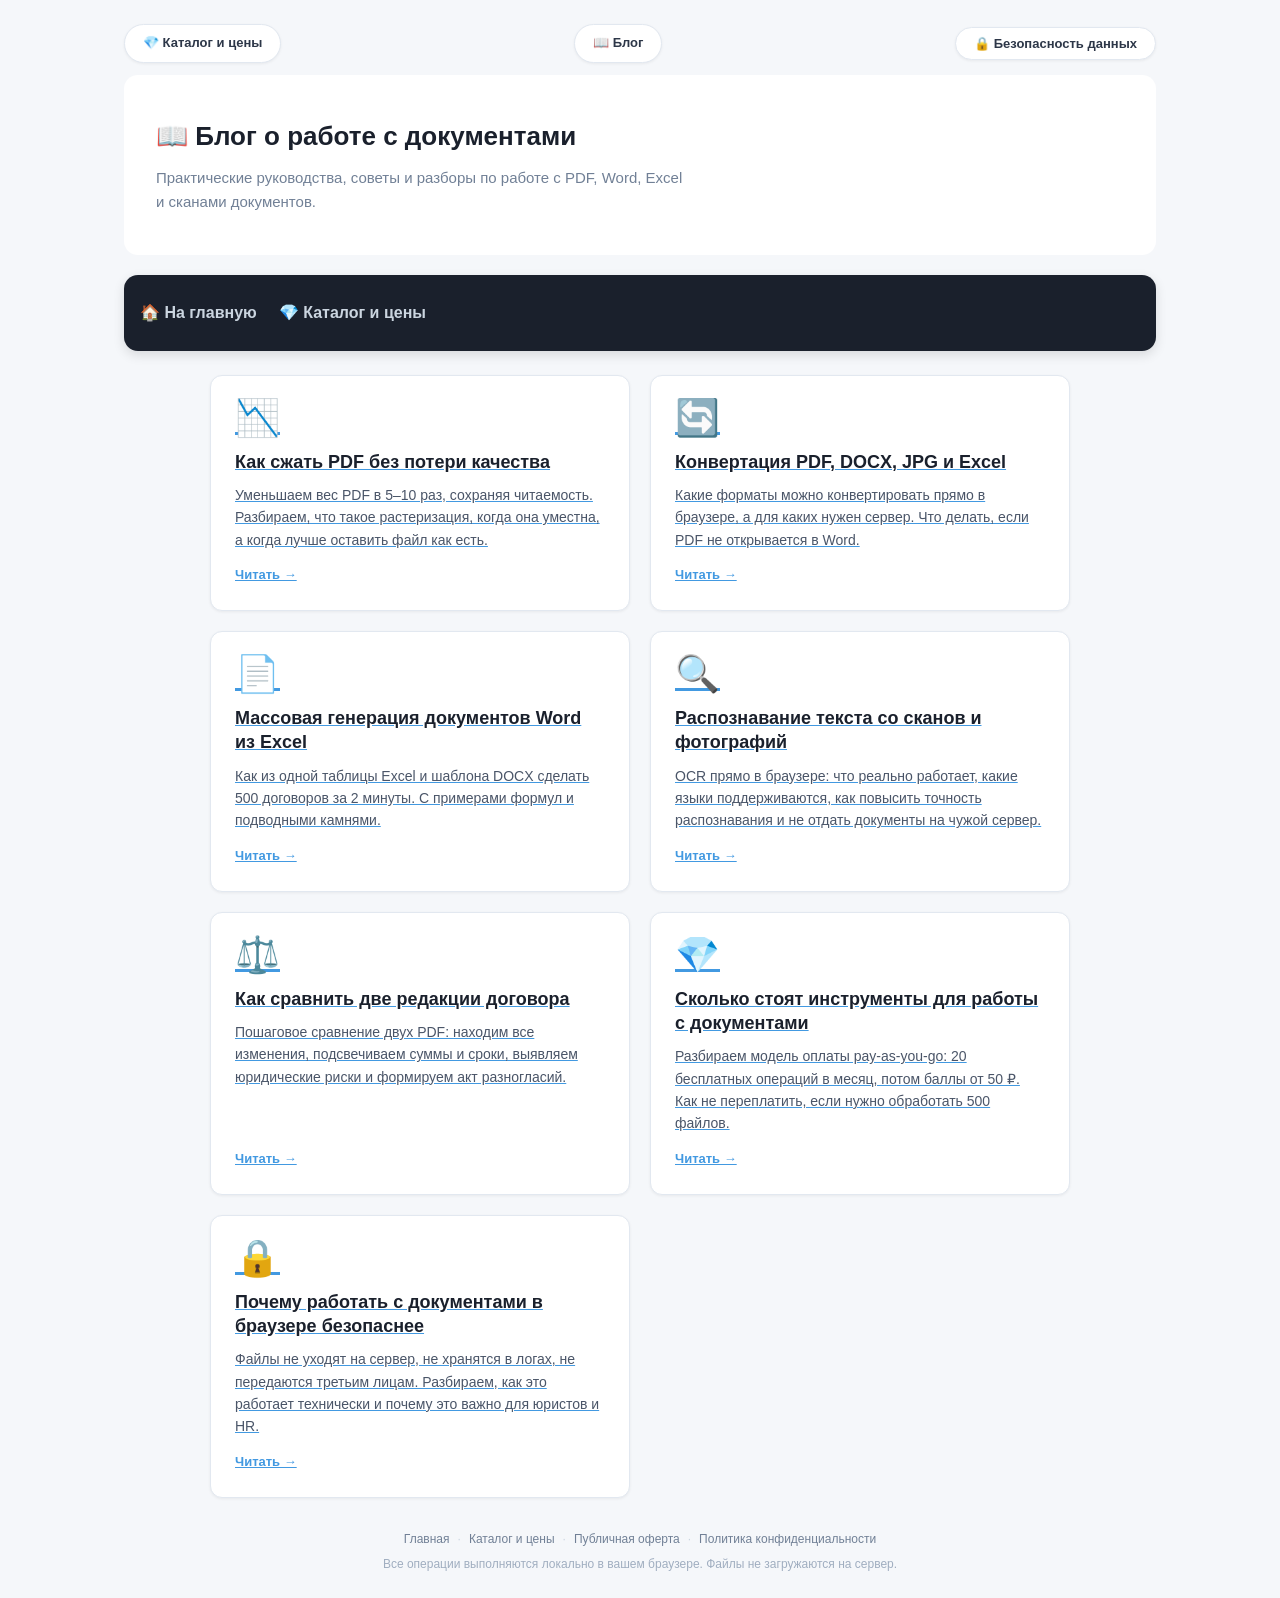
<file: blog.html>
<!DOCTYPE html>
<html lang="ru">
<head>
    <meta charset="UTF-8">
    <meta name="viewport" content="width=device-width, initial-scale=1.0">
    <title>Блог о работе с документами — list2doc.ru</title>
    <meta name="description" content="Статьи о сжатии PDF, конвертации форматов, генерации документов из Excel, распознавании текста и сравнении договоров. Практические руководства и советы.">
    <meta name="keywords" content="работа с PDF, сжатие PDF, конвертация документов, OCR распознавание, сравнение договоров, генерация документов">
    <link rel="icon" href="data:,">
    <script src="js/pricing.config.js"></script>
    <link rel="stylesheet" href="css/styles.css">
    <link rel="canonical" href="https://list2doc.ru/blog.html">
</head>
<body>

    <div class="top-bar">
        <a class="top-bar-btn" href="catalog.html">💎 Каталог и цены</a>
        <a class="top-bar-btn" href="blog.html">📖 Блог</a>
        <button class="top-bar-btn" id="securityBtn" type="button" title="Как мы защищаем ваши данные">
            🔒 Безопасность данных
        </button>
    </div>

    <header class="site-header doc-header">
        <h1>📖 Блог о работе с документами</h1>
        <p class="subtitle">Практические руководства, советы и разборы по работе с PDF, Word, Excel и сканами документов.</p>
    </header>

    <nav class="main-nav" role="tablist">
        <a class="main-nav-btn" href="index.html">🏠 На главную</a>
        <a class="main-nav-btn" href="catalog.html">💎 Каталог и цены</a>
    </nav>

    <section class="page active">
        <div class="doc-page">

            <div class="blog-grid">

                <a class="blog-card" href="blog/szhatie-pdf.html">
                    <div class="blog-card-emoji">📉</div>
                    <h2 class="blog-card-title">Как сжать PDF без потери качества</h2>
                    <p class="blog-card-desc">Уменьшаем вес PDF в 5–10 раз, сохраняя читаемость. Разбираем, что такое растеризация, когда она уместна, а когда лучше оставить файл как есть.</p>
                    <span class="blog-card-more">Читать →</span>
                </a>

                <a class="blog-card" href="blog/konverter-formatov.html">
                    <div class="blog-card-emoji">🔄</div>
                    <h2 class="blog-card-title">Конвертация PDF, DOCX, JPG и Excel</h2>
                    <p class="blog-card-desc">Какие форматы можно конвертировать прямо в браузере, а для каких нужен сервер. Что делать, если PDF не открывается в Word.</p>
                    <span class="blog-card-more">Читать →</span>
                </a>

                <a class="blog-card" href="blog/generator-dokumentov.html">
                    <div class="blog-card-emoji">📄</div>
                    <h2 class="blog-card-title">Массовая генерация документов Word из Excel</h2>
                    <p class="blog-card-desc">Как из одной таблицы Excel и шаблона DOCX сделать 500 договоров за 2 минуты. С примерами формул и подводными камнями.</p>
                    <span class="blog-card-more">Читать →</span>
                </a>

                <a class="blog-card" href="blog/raspoznavanie-teksta.html">
                    <div class="blog-card-emoji">🔍</div>
                    <h2 class="blog-card-title">Распознавание текста со сканов и фотографий</h2>
                    <p class="blog-card-desc">OCR прямо в браузере: что реально работает, какие языки поддерживаются, как повысить точность распознавания и не отдать документы на чужой сервер.</p>
                    <span class="blog-card-more">Читать →</span>
                </a>

                <a class="blog-card" href="blog/sravnenie-dogovorov.html">
                    <div class="blog-card-emoji">⚖️</div>
                    <h2 class="blog-card-title">Как сравнить две редакции договора</h2>
                    <p class="blog-card-desc">Пошаговое сравнение двух PDF: находим все изменения, подсвечиваем суммы и сроки, выявляем юридические риски и формируем акт разногласий.</p>
                    <span class="blog-card-more">Читать →</span>
                </a>

                <a class="blog-card" href="blog/katalog-i-ceny.html">
                    <div class="blog-card-emoji">💎</div>
                    <h2 class="blog-card-title">Сколько стоят инструменты для работы с документами</h2>
                    <p class="blog-card-desc">Разбираем модель оплаты pay-as-you-go: 20 бесплатных операций в месяц, потом баллы от 50 ₽. Как не переплатить, если нужно обработать 500 файлов.</p>
                    <span class="blog-card-more">Читать →</span>
                </a>

                <a class="blog-card" href="blog/bezopasnost-dannyh.html">
                    <div class="blog-card-emoji">🔒</div>
                    <h2 class="blog-card-title">Почему работать с документами в браузере безопаснее</h2>
                    <p class="blog-card-desc">Файлы не уходят на сервер, не хранятся в логах, не передаются третьим лицам. Разбираем, как это работает технически и почему это важно для юристов и HR.</p>
                    <span class="blog-card-more">Читать →</span>
                </a>

            </div>

        </div>
    </section>

    <div class="footer">
        <div class="footer-links">
            <a href="index.html">Главная</a>
            <span class="footer-sep">·</span>
            <a href="catalog.html">Каталог и цены</a>
            <span class="footer-sep">·</span>
            <a href="offer.html">Публичная оферта</a>
            <span class="footer-sep">·</span>
            <a href="privacy.html">Политика конфиденциальности</a>
        </div>
        <div class="footer-text">
            Все операции выполняются локально в вашем браузере. Файлы не загружаются на сервер.
        </div>
    </div>

    <div class="modal-overlay" id="securityModal" aria-hidden="true">
        <div class="modal-window" role="dialog" aria-labelledby="securityModalTitle">
            <div class="modal-header">
                <h2 id="securityModalTitle">🔒 Безопасность данных</h2>
                <button class="modal-close" id="securityModalClose" title="Закрыть">✕</button>
            </div>
            <div class="modal-body">
                <p class="modal-intro">Все инструменты работают прямо в вашем браузере. Ваши файлы никуда не отправляются и остаются только на вашем устройстве.</p>
                <div class="modal-section">
                    <h3>📁 Файлы не покидают ваш компьютер</h3>
                    <ul class="check-list">
                        <li>Документы обрабатываются прямо в браузере.</li>
                        <li>Ни один файл не отправляется на сервер.</li>
                    </ul>
                </div>
                <div class="modal-section">
                    <h3>🗄️ Никакого хранения и логов</h3>
                    <ul class="check-list">
                        <li>У сервиса нет базы данных с вашими документами.</li>
                        <li>Мы не ведём журнал того, что вы загружали.</li>
                    </ul>
                </div>
            </div>
        </div>
    </div>

    <script>
        (function () {
            'use strict';
            var btn = document.getElementById('securityBtn');
            var modal = document.getElementById('securityModal');
            var closeBtn = document.getElementById('securityModalClose');
            if (!btn || !modal) return;
            function openModal() {
                modal.classList.add('visible');
                modal.setAttribute('aria-hidden', 'false');
                document.body.style.overflow = 'hidden';
            }
            function closeModal() {
                modal.classList.remove('visible');
                modal.setAttribute('aria-hidden', 'true');
                document.body.style.overflow = '';
            }
            btn.addEventListener('click', openModal);
            if (closeBtn) closeBtn.addEventListener('click', closeModal);
            modal.addEventListener('click', function (e) { if (e.target === modal) closeModal(); });
            document.addEventListener('keydown', function (e) {
                if (e.key === 'Escape' && modal.classList.contains('visible')) closeModal();
            });
        })();
    </script>

</body>
</html>
</file>
<file: css/styles.css>
﻿:root {
    --bg-shapka: url('../Image/Shapka.png');
    --bg-szat-sh1: url('../Image/szat_sh1.png');
    --bg-szat-sh2: url('../Image/szat_sh2.png');
    --bg-convert-sh2: url('../Image/convert_sh2.png');
    --bg-gen-sh1: url('../Image/gen_sh1.png');
    --bg-gen-sh2: url('../Image/gen_sh2.png');
}

* {
    box-sizing: border-box;
    margin: 0;
    padding: 0;
}

body {
    font-family: -apple-system, BlinkMacSystemFont, 'Segoe UI', Roboto, sans-serif;
    background: #f5f7fa;
    color: #2d3748;
    line-height: 1.6;
    padding: 24px;
    max-width: 1080px;
    margin: 0 auto;
}

.loading-overlay {
    position: fixed;
    inset: 0;
    background: rgba(26,32,44,0.7);
    display: none;
    align-items: center;
    justify-content: center;
    z-index: 2000;
    backdrop-filter: blur(2px);
}

    .loading-overlay.visible {
        display: flex;
    }

.loading-box {
    background: #fff;
    border-radius: 14px;
    padding: 28px 36px;
    box-shadow: 0 20px 60px rgba(0,0,0,0.3);
    display: flex;
    flex-direction: column;
    align-items: center;
    gap: 16px;
    min-width: 240px;
}

.loading-spinner {
    width: 40px;
    height: 40px;
    border: 4px solid #e2e8f0;
    border-top-color: #4299e1;
    border-radius: 50%;
    animation: spin 0.8s linear infinite;
}

.loading-text {
    font-size: 14px;
    color: #4a5568;
    font-weight: 600;
    text-align: center;
}

.site-header {
    position: relative;
    background-color: #ffffff;
    background-image: var(--bg-shapka);
    background-repeat: no-repeat;
    background-position: right center;
    background-size: contain;
    border-radius: 14px;
    padding: 32px 28px;
    margin-bottom: 20px;
    min-height: 320px;
    display: flex;
    flex-direction: column;
    justify-content: center;
    overflow: hidden;
}

h1 {
    font-size: 26px;
    margin-bottom: 8px;
    color: #1a202c;
}

.subtitle {
    color: #718096;
    font-size: 15px;
    max-width: 55%;
}

.credits-balance {
    display: inline-flex;
    gap: 16px;
    margin-top: 16px;
    padding: 8px 16px;
    background: rgba(255,255,255,0.92);
    border: 1px solid #e2e8f0;
    border-radius: 999px;
    font-size: 14px;
    font-weight: 600;
    color: #2d3748;
    width: fit-content;
    transition: all 0.15s;
    box-shadow: 0 1px 3px rgba(0,0,0,0.06);
    cursor: pointer;
    position: relative;
    z-index: 2;
}

    .credits-balance:hover {
        border-color: #4299e1;
        box-shadow: 0 2px 8px rgba(66,153,225,0.25);
    }

.credits-item {
    white-space: nowrap;
}

/* ===== Верхний бар над шапкой ===== */
.top-bar {
    display: flex;
    justify-content: space-between;
    align-items: center;
    gap: 10px;
    margin-bottom: 12px;
    flex-wrap: wrap;
}

.top-bar-btn {
    text-decoration: none;
}

.top-bar-btn {
    display: inline-flex;
    align-items: center;
    gap: 8px;
    padding: 8px 18px;
    background: #fff;
    border: 1px solid #e2e8f0;
    border-radius: 999px;
    font-size: 13px;
    font-weight: 600;
    color: #2d3748;
    cursor: pointer;
    font-family: inherit;
    transition: all 0.15s;
    box-shadow: 0 1px 3px rgba(0,0,0,0.06);
}

.top-bar-btn:hover {
    border-color: #4299e1;
    color: #2b6cb0;
    box-shadow: 0 2px 8px rgba(66,153,225,0.22);
}

.main-nav {
    display: flex;
    gap: 6px;
    background: #1a202c;
    padding: 8px;
    border-radius: 14px;
    margin-bottom: 24px;
    overflow-x: auto;
    align-items: stretch;
    position: sticky;
    top: 0;
    z-index: 100;
    box-shadow: 0 4px 12px rgba(0,0,0,0.12);
    flex-wrap: nowrap;
    scrollbar-width: thin;
}

.main-nav-btn {
    flex: 1 1 0;
    min-width: 0;
    padding: 14px 8px;
    border: none;
    background: transparent;
    color: #cbd5e0;
    font-size: 16px;
    line-height: 1.25;
    font-weight: 600;
    cursor: pointer;
    border-radius: 10px;
    transition: all 0.2s;
    white-space: normal;
    word-break: normal;
    overflow-wrap: break-word;
    text-align: center;
    font-family: inherit;
    display: flex;
    align-items: center;
    justify-content: center;
    min-height: 60px;
}

    /* Первая вкладка — шире */
    .main-nav-btn[data-page="compress"] {
        flex: 1.6 1 0;
    }

    /* Конвертер и Генератор — компактнее */
    .main-nav-btn[data-page="converter"],
    .main-nav-btn[data-page="generator"] {
        flex: 0.8 1 0;
    }

    .main-nav-btn:hover {
        color: #fff;
        background: rgba(255,255,255,0.08);
    }

    .main-nav-btn.active {
        background: #4299e1;
        color: #fff;
    }

a.main-nav-btn, .nav-link-btn {
    display: inline-flex;
    align-items: center;
    justify-content: center;
    text-decoration: none;
    flex: 0 0 auto;
}

.nav-link-btn {
    background: rgba(237,137,54,0.15);
    color: #ed8936;
}

    .nav-link-btn:hover {
        color: #fff;
        background: #ed8936;
    }

.page {
    display: none;
}

    .page.active {
        display: block;
    }

.generator-topbar {
    display: flex;
    justify-content: flex-start;
    margin-bottom: 24px;
}

.tab-btn {
    padding: 10px 20px;
    border: none;
    background: #fff;
    color: #4a5568;
    font-size: 14px;
    font-weight: 600;
    cursor: pointer;
    border-radius: 10px;
    border: 1px solid #e2e8f0;
    box-shadow: 0 1px 3px rgba(0,0,0,0.08);
    transition: all 0.2s;
    white-space: nowrap;
    font-family: inherit;
}

    .tab-btn:hover {
        color: #2b6cb0;
        background: #ebf8ff;
        border-color: #bee3f8;
    }

.step {
    background: #fff;
    border-radius: 12px;
    padding: 24px;
    margin-bottom: 20px;
    box-shadow: 0 1px 3px rgba(0,0,0,0.08);
    border: 1px solid #e2e8f0;
    opacity: 0.5;
    transition: opacity 0.3s;
}

    .step.active {
        opacity: 1;
        border-color: #4299e1;
        box-shadow: 0 0 0 1px #4299e1, 0 4px 12px rgba(66,153,225,0.15);
    }

    .step.done {
        opacity: 1;
        border-color: #48bb78;
    }

    .step:not(.active):not(.done) {
        pointer-events: none;
        user-select: none;
    }

.step-header {
    display: flex;
    align-items: center;
    gap: 12px;
    margin-bottom: 16px;
}

.step-number {
    width: 32px;
    height: 32px;
    border-radius: 50%;
    background: #e2e8f0;
    color: #718096;
    display: flex;
    align-items: center;
    justify-content: center;
    font-weight: 700;
    font-size: 14px;
    flex-shrink: 0;
}

.step.active .step-number {
    background: #4299e1;
    color: #fff;
}

.step.done .step-number {
    background: #48bb78;
    color: #fff;
}

.step-title {
    font-size: 17px;
    font-weight: 600;
}

.step-desc {
    font-size: 13px;
    color: #718096;
    margin-top: 2px;
}

.drop-zone {
    border: 2px dashed #cbd5e0;
    border-radius: 8px;
    padding: 32px;
    text-align: center;
    cursor: pointer;
    transition: all 0.2s;
    background: #f7fafc;
}

    .drop-zone:hover {
        border-color: #4299e1;
        background: #ebf8ff;
    }

    .drop-zone.has-file {
        border-color: #48bb78;
        background: #f0fff4;
        border-style: solid;
    }

    .drop-zone input[type="file"] {
        display: none;
    }

.drop-zone-icon {
    color: rgba(66,153,225,0.45);
    margin-bottom: 14px;
    line-height: 0;
    display: flex;
    justify-content: center;
    transition: color 0.2s, opacity 0.2s;
}

    .drop-zone-icon svg {
        width: 96px;
        height: 72px;
        display: block;
    }

.drop-zone.has-file .drop-zone-icon {
    display: none;
}

.drop-zone.dragover {
    border-color: #ed8936;
    background: #fffaf0;
    box-shadow: 0 0 0 3px rgba(237,137,54,0.25);
}

    .drop-zone.dragover .drop-zone-icon {
        color: #ed8936;
        opacity: 1;
    }

    .drop-zone.dragover .drop-zone-text {
        color: #c05621;
    }

        .drop-zone.dragover .drop-zone-text strong {
            color: #dd6b20;
            text-decoration: underline;
        }

.drop-zone-text {
    font-size: 14px;
    color: #4a5568;
}

    .drop-zone-text strong {
        color: #4299e1;
    }

.file-info {
    margin-top: 12px;
    font-size: 13px;
    color: #48bb78;
    font-weight: 500;
}

.tags-container {
    margin-top: 16px;
    display: none;
}

    .tags-container.visible {
        display: block;
    }

.tags-title {
    font-size: 14px;
    font-weight: 600;
    margin-bottom: 8px;
    color: #4a5568;
}

.tags-list {
    display: flex;
    flex-wrap: wrap;
    gap: 6px;
}

.tag {
    display: inline-block;
    padding: 4px 10px;
    border-radius: 6px;
    font-size: 13px;
    font-family: 'SF Mono', Monaco, monospace;
    background: #edf2f7;
    color: #2d3748;
    border: 1px solid #e2e8f0;
}

    .tag.matched {
        background: #c6f6d5;
        border-color: #9ae6b4;
        color: #22543d;
    }

    .tag.unmatched {
        background: #fed7d7;
        border-color: #feb2b2;
        color: #742a2a;
    }

.step-columns {
    display: grid;
    grid-template-columns: 1fr 1.2fr;
    gap: 24px;
    margin-top: 16px;
}

.step-col-left {
    display: flex;
    flex-direction: column;
}

    .step-col-left .actions {
        margin-top: 0;
    }

.step-col-right {
    border-left: 1px solid #e2e8f0;
    padding-left: 24px;
}

.col-title {
    font-size: 15px;
    font-weight: 600;
    color: #2d3748;
    margin-bottom: 12px;
}

.col-hint {
    font-size: 12px;
    color: #a0aec0;
    margin-bottom: 12px;
    line-height: 1.5;
}

.config-label {
    font-size: 12px;
    font-weight: 600;
    color: #4a5568;
    margin-bottom: 3px;
}

.config-empty {
    font-size: 13px;
    color: #a0aec0;
    font-style: italic;
    padding: 12px 0;
}

.filename-config {
    margin-bottom: 16px;
    padding: 16px;
    background: #f7fafc;
    border-radius: 8px;
    border: 1px solid #e2e8f0;
    display: none;
}

    .filename-config.visible {
        display: block;
    }

        .filename-config.visible ~ .config-empty {
            display: none;
        }

.tags-hint {
    font-weight: 400;
    font-size: 12px;
    color: #a0aec0;
}

.tag-toggles {
    display: flex;
    flex-wrap: wrap;
    gap: 8px;
    margin: 10px 0 14px;
}

.tag-toggle {
    padding: 6px 14px;
    border-radius: 999px;
    font-size: 13px;
    font-family: 'SF Mono', Monaco, monospace;
    background: #fff;
    color: #4a5568;
    border: 1.5px solid #cbd5e0;
    cursor: pointer;
    transition: all 0.15s;
    user-select: none;
}

    .tag-toggle:hover {
        border-color: #4299e1;
        color: #2b6cb0;
    }

    .tag-toggle.active {
        background: #4299e1;
        border-color: #4299e1;
        color: #fff;
    }

.separator-buttons {
    display: flex;
    gap: 8px;
    flex-wrap: wrap;
    margin-bottom: 14px;
}

.sep-btn {
    padding: 6px 14px;
    border-radius: 6px;
    font-size: 13px;
    background: #fff;
    color: #4a5568;
    border: 1.5px solid #cbd5e0;
    cursor: pointer;
    font-family: inherit;
    transition: all 0.15s;
    min-width: 40px;
}

    .sep-btn:hover {
        border-color: #4299e1;
        color: #2b6cb0;
    }

    .sep-btn.active {
        background: #4299e1;
        border-color: #4299e1;
        color: #fff;
    }

.filename-preview {
    font-size: 13px;
    color: #4a5568;
    font-family: 'SF Mono', Monaco, monospace;
    background: #fff;
    padding: 8px 12px;
    border-radius: 6px;
    border: 1px dashed #cbd5e0;
    word-break: break-all;
}

    .filename-preview strong {
        color: #2d3748;
        font-weight: 600;
    }

.btn {
    display: inline-flex;
    align-items: center;
    gap: 8px;
    padding: 10px 20px;
    border-radius: 8px;
    font-size: 15px;
    font-weight: 600;
    border: none;
    cursor: pointer;
    transition: all 0.2s;
    text-decoration: none;
    font-family: inherit;
}

    .btn:disabled {
        opacity: 0.4;
        cursor: not-allowed;
    }

.btn-success {
    background: #48bb78;
    color: #fff;
}

    .btn-success:hover:not(:disabled) {
        background: #38a169;
    }

.btn-secondary {
    background: #edf2f7;
    color: #4a5568;
}

    .btn-secondary:hover:not(:disabled) {
        background: #e2e8f0;
    }

.btn-small {
    padding: 6px 10px;
    font-size: 13px;
}

/* ===== Бейдж стоимости на кнопках ===== */
.cost-badge {
    display: inline-flex;
    align-items: center;
    gap: 4px;
    padding: 2px 8px;
    background: rgba(255,255,255,0.22);
    border-radius: 999px;
    font-size: 12px;
    font-weight: 700;
    margin-left: 6px;
    white-space: nowrap;
    vertical-align: middle;
}

.btn-success .cost-badge {
    color: #fff;
}

.btn-secondary .cost-badge {
    background: #fff;
    color: #2d3748;
    border: 1px solid #cbd5e0;
}

.cost-badge.free {
    background: #f0fff4;
    color: #22543d;
    border: 1px solid #9ae6b4;
}

.actions {
    margin-top: 16px;
    display: flex;
    gap: 10px;
    flex-wrap: wrap;
}

.error-msg {
    margin-top: 12px;
    padding: 10px 14px;
    background: #fff5f5;
    border: 1px solid #fed7d7;
    border-radius: 8px;
    color: #c53030;
    font-size: 13px;
    display: none;
    white-space: pre-line;
}

    .error-msg.visible {
        display: block;
    }

.success-msg {
    margin-top: 12px;
    padding: 10px 14px;
    background: #f0fff4;
    border: 1px solid #c6f6d5;
    border-radius: 8px;
    color: #22543d;
    font-size: 13px;
    display: none;
}

    .success-msg.visible {
        display: block;
    }

.progress-msg {
    margin-top: 12px;
    padding: 10px 14px;
    background: #ebf8ff;
    border: 1px solid #bee3f8;
    border-radius: 8px;
    color: #2b6cb0;
    font-size: 13px;
    display: none;
}

    .progress-msg.visible {
        display: block;
    }

.spinner {
    display: inline-block;
    width: 16px;
    height: 16px;
    border: 2px solid rgba(255,255,255,0.3);
    border-radius: 50%;
    border-top-color: #fff;
    animation: spin 0.8s linear infinite;
}

@keyframes spin {
    to {
        transform: rotate(360deg);
    }
}

.info-card {
    background: #fff;
    border-radius: 12px;
    padding: 28px;
    margin-bottom: 20px;
    box-shadow: 0 1px 3px rgba(0,0,0,0.08);
    border: 1px solid #e2e8f0;
}

    .info-card h2 {
        font-size: 20px;
        margin-bottom: 16px;
        color: #1a202c;
    }

    .info-card h3 {
        font-size: 16px;
        margin-top: 22px;
        margin-bottom: 10px;
        color: #2d3748;
    }

    .info-card p, .info-card li {
        font-size: 14px;
        color: #4a5568;
        line-height: 1.7;
    }

    .info-card ul, .info-card ol {
        margin-left: 22px;
        margin-top: 8px;
        margin-bottom: 8px;
    }

    .info-card li {
        margin-bottom: 6px;
    }

    .info-card code {
        background: #edf2f7;
        padding: 2px 6px;
        border-radius: 4px;
        font-size: 13px;
        font-family: 'SF Mono', Monaco, monospace;
        color: #2d3748;
    }

.check-list {
    list-style: none;
    margin-left: 0 !important;
}

    .check-list li {
        padding-left: 26px;
        position: relative;
        margin-bottom: 8px;
    }

        .check-list li::before {
            content: '✓';
            position: absolute;
            left: 0;
            top: 0;
            color: #48bb78;
            font-weight: 700;
        }

.cross-list {
    list-style: none;
    margin-left: 0 !important;
}

    .cross-list li {
        padding-left: 26px;
        position: relative;
        margin-bottom: 8px;
    }

        .cross-list li::before {
            content: '✕';
            position: absolute;
            left: 0;
            top: 0;
            color: #e53e3e;
            font-weight: 700;
        }

.how-block {
    margin-bottom: 24px;
    padding-bottom: 24px;
    border-bottom: 1px solid #e2e8f0;
}

    .how-block:last-child {
        margin-bottom: 0;
        padding-bottom: 0;
        border-bottom: none;
    }

.how-block-img {
    display: block;
    width: 100%;
    height: auto;
    margin-bottom: 16px;
    border-radius: 10px;
    border: 1px solid #e2e8f0;
}

.how-block-text h3 {
    font-size: 17px;
    font-weight: 700;
    color: #1a202c;
    margin-bottom: 10px;
}

.how-block-text p, .how-block-text li {
    font-size: 14px;
    color: #4a5568;
    line-height: 1.7;
}

.how-block-text ul, .how-block-text ol {
    margin-left: 22px;
    margin-top: 8px;
    margin-bottom: 0;
}

.how-block-text li {
    margin-bottom: 6px;
}

.how-block-text code {
    background: #edf2f7;
    padding: 2px 6px;
    border-radius: 4px;
    font-size: 13px;
    font-family: 'SF Mono', Monaco, monospace;
    color: #2d3748;
}

.pdf-workarea {
    display: none;
    margin-top: 20px;
}

    .pdf-workarea.visible {
        display: block;
    }

.pdf-tabs {
    display: flex;
    gap: 4px;
    background: #fff;
    padding: 6px;
    border-radius: 12px;
    border: 1px solid #e2e8f0;
    margin-bottom: 16px;
    box-shadow: 0 1px 3px rgba(0,0,0,0.05);
    overflow-x: auto;
}

.pdf-tab-btn {
    flex: 1;
    padding: 12px 18px;
    border: none;
    background: transparent;
    color: #718096;
    font-size: 14px;
    font-weight: 600;
    cursor: pointer;
    border-radius: 8px;
    transition: all 0.2s;
    font-family: inherit;
    white-space: nowrap;
}

    .pdf-tab-btn:hover:not(:disabled) {
        color: #2d3748;
        background: #f7fafc;
    }

    .pdf-tab-btn.active {
        background: #4299e1;
        color: #fff;
    }

    .pdf-tab-btn.disabled, .pdf-tab-btn:disabled {
        opacity: 0.35;
        cursor: not-allowed;
        pointer-events: none;
    }

.pdf-tab-content {
    display: none;
    background: #fff;
    border-radius: 12px;
    padding: 24px;
    box-shadow: 0 1px 3px rgba(0,0,0,0.08);
    border: 1px solid #e2e8f0;
}

    .pdf-tab-content.active {
        display: block;
    }

.pdf-actions-bottom {
    margin-top: 20px;
    padding: 20px 24px;
    background: #fff;
    border-radius: 12px;
    box-shadow: 0 1px 3px rgba(0,0,0,0.08);
    border: 1px solid #e2e8f0;
}

#pdf-tab-quality .quality-slider {
    max-width: 50%;
}

.merge-toggle {
    display: inline-flex;
    align-items: center;
    gap: 8px;
    padding: 8px 14px;
    margin-bottom: 12px;
    background: #ebf8ff;
    border: 1px solid #bee3f8;
    border-radius: 8px;
    font-size: 13px;
    font-weight: 600;
    color: #2b6cb0;
    cursor: pointer;
    user-select: none;
    transition: all 0.15s;
}

    .merge-toggle:hover {
        background: #bee3f8;
        border-color: #90cdf4;
    }

    .merge-toggle input[type="checkbox"] {
        width: 16px;
        height: 16px;
        cursor: pointer;
        accent-color: #4299e1;
        flex-shrink: 0;
    }

.pdf-pages {
    display: grid;
    grid-template-columns: repeat(auto-fill, minmax(140px, 1fr));
    gap: 12px;
    margin-bottom: 16px;
    padding: 8px;
    border: 1px solid #e2e8f0;
    border-radius: 8px;
    background: #f7fafc;
    overflow-y: auto;
}

#pdf-tab-edit .pdf-pages {
    min-height: 700px;
    max-height: 1000px;
}

.pdf-pages:empty::before {
    content: 'Страницы появятся после загрузки';
    display: block;
    color: #a0aec0;
    font-size: 13px;
    padding: 20px;
    text-align: center;
    grid-column: 1 / -1;
}

.pdf-page {
    position: relative;
    background: #fff;
    border-radius: 6px;
    border: 2px solid #e2e8f0;
    padding: 6px;
    cursor: pointer;
    transition: border-color 0.15s, box-shadow 0.15s;
    user-select: none;
    align-self: start;
}

    .pdf-page:hover {
        border-color: #4299e1;
    }

    .pdf-page.dragging {
        opacity: 0.4;
    }

    .pdf-page.drag-over {
        border-color: #48bb78;
        border-style: dashed;
    }

    .pdf-page.selected {
        outline: 3px solid #4299e1;
        outline-offset: 2px;
    }

    .pdf-page::after {
        content: '';
        position: absolute;
        inset: 0;
        border-radius: 4px;
        pointer-events: none;
        z-index: 1;
        background: var(--page-tint, transparent);
        transition: background 0.15s;
    }

    .pdf-page canvas,
    .pdf-page img {
        width: 100%;
        height: auto;
        display: block;
        border-radius: 4px;
        background: #fff;
        position: relative;
        z-index: 2;
    }

    .pdf-page .page-number {
        position: absolute;
        top: 4px;
        left: 4px;
        background: #2d3748;
        color: #fff;
        font-size: 11px;
        padding: 2px 6px;
        border-radius: 4px;
        font-weight: 600;
        z-index: 5;
    }

    .pdf-page .page-tools {
        display: flex;
        gap: 4px;
        margin-top: 6px;
        justify-content: center;
        position: relative;
        z-index: 3;
    }

        .pdf-page .page-tools button {
            border: none;
            background: #edf2f7;
            color: #4a5568;
            width: 26px;
            height: 26px;
            border-radius: 6px;
            cursor: pointer;
            font-size: 13px;
            display: flex;
            align-items: center;
            justify-content: center;
            transition: all 0.15s;
            padding: 0;
        }

            .pdf-page .page-tools button:hover:not(:disabled) {
                background: #4299e1;
                color: #fff;
            }

            .pdf-page .page-tools button:disabled {
                opacity: 0.3;
                cursor: not-allowed;
            }

            .pdf-page .page-tools button.delete:hover {
                background: #e53e3e;
            }

.pdf-edit-actions {
    display: flex;
    gap: 8px;
    flex-wrap: wrap;
}

.split-section {
    padding: 16px;
    background: #f7fafc;
    border: 1px solid #e2e8f0;
    border-radius: 10px;
}

.split-bar-wrap {
    margin-top: 4px;
    padding: 4px 0;
}

.split-bar {
    display: flex;
    align-items: stretch;
    height: 46px;
    border-radius: 8px;
    background: #edf2f7;
    user-select: none;
    overflow: hidden;
}

.split-segment {
    display: flex;
    align-items: center;
    justify-content: center;
    color: #fff;
    font-size: 12px;
    font-weight: 700;
    overflow: hidden;
    white-space: nowrap;
    padding: 0 4px;
    min-width: 0;
    text-shadow: 0 1px 1px rgba(0,0,0,0.25);
}

.split-handle {
    width: 16px;
    cursor: col-resize;
    background: #fff;
    border-left: 2px solid #a0aec0;
    border-right: 2px solid #a0aec0;
    flex-shrink: 0;
    display: flex;
    align-items: center;
    justify-content: center;
    transition: background 0.15s;
    z-index: 2;
}

    .split-handle::before {
        content: '';
        width: 8px;
        height: 8px;
        border-radius: 50%;
        background: #4a5568;
        transition: background 0.15s;
    }

    .split-handle:hover, .split-handle.active {
        background: #4299e1;
        border-color: #3182ce;
    }

        .split-handle:hover::before, .split-handle.active::before {
            background: #fff;
        }

.split-bar-empty {
    display: flex;
    align-items: center;
    justify-content: center;
    width: 100%;
    color: #a0aec0;
    font-size: 12px;
}

.size-info {
    background: #f7fafc;
    border-radius: 8px;
    padding: 12px 16px;
    border: 1px solid #e2e8f0;
}

.size-row {
    display: flex;
    justify-content: space-between;
    font-size: 14px;
    padding: 4px 0;
}

    .size-row strong {
        color: #2d3748;
    }

.target-input {
    display: flex;
    gap: 8px;
    align-items: center;
    margin-bottom: 6px;
}

    .target-input input {
        flex: 1;
        padding: 8px 12px;
        border: 1.5px solid #cbd5e0;
        border-radius: 8px;
        font-size: 14px;
        font-family: inherit;
        background: #fff;
    }

        .target-input input:focus {
            outline: none;
            border-color: #4299e1;
        }

    .target-input span {
        font-size: 13px;
        color: #4a5568;
    }

.quality-slider {
    display: flex;
    align-items: center;
    gap: 12px;
}

    .quality-slider input[type="range"] {
        flex: 1;
        accent-color: #4299e1;
    }

    .quality-slider span {
        font-size: 13px;
        font-weight: 600;
        color: #2d3748;
        min-width: 40px;
        text-align: right;
    }

    /* ===== Пакетная обработка: селект файла и общий спиннер ===== */
    .quality-header {
        display: flex;
        align-items: center;
        gap: 10px;
        margin-bottom: 16px;
        padding: 10px 14px;
        background: #f7fafc;
        border: 1px solid #e2e8f0;
        border-radius: 8px;
        flex-wrap: wrap;
    }

    .quality-header-label {
        font-size: 13px;
        font-weight: 600;
        color: #4a5568;
        white-space: nowrap;
    }

    .quality-doc-select {
        flex: 1;
        min-width: 160px;
        padding: 6px 10px;
        border: 1.5px solid #cbd5e0;
        border-radius: 6px;
        font-size: 13px;
        font-family: inherit;
        background: #fff;
        cursor: pointer;
    }

    .quality-doc-select:focus {
        outline: none;
        border-color: #4299e1;
    }

    .quality-edit-toggle {
        display: inline-flex;
        align-items: center;
        gap: 6px;
        font-size: 12px;
        font-weight: 600;
        color: #2d3748;
        cursor: pointer;
        user-select: none;
        white-space: nowrap;
        padding: 6px 10px;
        background: #fff;
        border: 1.5px solid #e2e8f0;
        border-radius: 6px;
        transition: border-color 0.15s;
    }

    .quality-edit-toggle:hover {
        border-color: #4299e1;
    }

    .quality-edit-toggle input[type="checkbox"] {
        width: 14px;
        height: 14px;
        cursor: pointer;
        accent-color: #4299e1;
    }

    .quality-master {
        margin-top: 20px;
        padding-top: 16px;
        border-top: 1px dashed #cbd5e0;
    }

    #pdfTargetSize:disabled,
    #pdfSizeSlider:disabled,
    #clearTargetBtn:disabled {
        opacity: 0.5;
        cursor: not-allowed;
    }

/* Верхняя подсказка на всю ширину вкладки */
.page-top-hint {
    display: block;
    width: 100%;
    padding: 6px 12px;
    margin-bottom: 10px;
    font-size: 11px;
    line-height: 1.3;
    color: #4a5568;
    background: #f7fafc;
    border: 1px dashed #cbd5e0;
    border-radius: 6px;
    text-align: center;
}

/* Заголовок зоны параметров */
.zone-title {
    font-size: 11px;
    font-weight: 700;
    color: #4a5568;
    text-transform: uppercase;
    letter-spacing: 0.4px;
    margin-bottom: 6px;
    padding-bottom: 4px;
    border-bottom: 1px solid #e2e8f0;
}

/* ============ МАРКИРОВКА ============ */
.markup-layout {
    display: grid;
    grid-template-columns: 25% 1fr;
    gap: 20px;
    align-items: start;
}

.markup-sidebar {
    display: flex;
    flex-direction: column;
    gap: 6px;
    background: #f7fafc;
    border: 1px solid #e2e8f0;
    border-radius: 10px;
    padding: 10px;
    min-width: 0;
}

.markup-param-tabs {
    display: flex;
    gap: 3px;
    background: #fff;
    padding: 3px;
    border-radius: 8px;
    border: 1px solid #e2e8f0;
}

.markup-param-tab {
    flex: 1;
    padding: 5px 8px;
    border: none;
    background: transparent;
    color: #718096;
    font-size: 12px;
    font-weight: 600;
    cursor: pointer;
    border-radius: 5px;
    font-family: inherit;
    transition: all 0.15s;
}

    .markup-param-tab:hover:not(:disabled) {
        color: #2d3748;
        background: #f7fafc;
    }

    .markup-param-tab.active {
        background: #4299e1;
        color: #fff;
    }

    .markup-param-tab:disabled, .markup-param-tab.disabled {
        opacity: 0.35;
        cursor: not-allowed;
        pointer-events: none;
    }

.markup-param-content {
    display: none;
}

    .markup-param-content.active {
        display: block;
    }

.per-page-activate-toggle {
    display: flex;
    align-items: center;
    gap: 6px;
    padding: 6px 8px;
    background: #fff;
    border: 1px solid #e2e8f0;
    border-radius: 6px;
    font-size: 12px;
    font-weight: 600;
    color: #2d3748;
    cursor: pointer;
    user-select: none;
    margin-bottom: 6px;
}

    .per-page-activate-toggle input[type="checkbox"] {
        width: 14px;
        height: 14px;
        cursor: pointer;
        accent-color: #4299e1;
    }

.per-page-content {
    opacity: 1;
    transition: opacity 0.15s;
}

    .per-page-content.disabled {
        opacity: 0.4;
        pointer-events: none;
    }

.markup-types {
    display: flex;
    flex-direction: column;
    gap: 4px;
    padding-bottom: 6px;
    margin-bottom: 6px;
    border-bottom: 1px solid #e2e8f0;
}

.markup-type-checkbox {
    display: inline-flex;
    align-items: center;
    gap: 6px;
    cursor: pointer;
    font-size: 12px;
    font-weight: 600;
    color: #2d3748;
    user-select: none;
}

    .markup-type-checkbox input[type="checkbox"] {
        width: 14px;
        height: 14px;
        cursor: pointer;
        accent-color: #4299e1;
    }

.markup-settings {
    background: #fff;
    border: 1px solid #e2e8f0;
    border-radius: 6px;
    padding: 8px;
    margin-bottom: 6px;
}

    .markup-settings:last-child {
        margin-bottom: 0;
    }

.markup-param-group {
    margin-bottom: 7px;
}

    .markup-param-group:last-child {
        margin-bottom: 0;
    }

.param-main-row {
    display: flex;
    align-items: center;
    gap: 5px;
    margin-bottom: 3px;
}

.param-num {
    width: 56px;
    padding: 3px 6px;
    border: 1.5px solid #cbd5e0;
    border-radius: 5px;
    font-size: 12px;
    font-family: inherit;
    background: #fff;
}

    .param-num:focus {
        outline: none;
        border-color: #4299e1;
    }

.param-unit {
    font-size: 11px;
    color: #718096;
}

.param-val {
    font-size: 11px;
    font-weight: 600;
    color: #2d3748;
    margin-left: auto;
}

.param-slider-row {
    display: flex;
    align-items: center;
    gap: 4px;
}

.param-range {
    flex: 1;
    min-width: 50px;
    accent-color: #4299e1;
    height: 16px;
}

.param-step {
    width: 20px;
    height: 20px;
    border: 1px solid #cbd5e0;
    background: #fff;
    color: #4a5568;
    border-radius: 5px;
    cursor: pointer;
    font-size: 12px;
    font-weight: 700;
    display: flex;
    align-items: center;
    justify-content: center;
    padding: 0;
    flex-shrink: 0;
    transition: all 0.15s;
    font-family: inherit;
    line-height: 1;
}

    .param-step:hover {
        background: #4299e1;
        border-color: #4299e1;
        color: #fff;
    }

    .param-step:active {
        transform: scale(0.92);
    }

.markup-text-input {
    width: 100%;
    padding: 4px 8px;
    border: 1.5px solid #cbd5e0;
    border-radius: 5px;
    font-size: 12px;
    font-family: inherit;
    background: #fff;
}

    .markup-text-input:focus {
        outline: none;
        border-color: #4299e1;
    }

.stamp-upload-row {
    display: flex;
    align-items: center;
    gap: 6px;
    flex-wrap: wrap;
}

    .stamp-upload-row input[type="file"] {
        flex: 1;
        min-width: 0;
        font-size: 11px;
        font-family: inherit;
        padding: 2px;
    }

.stamp-preview {
    margin-top: 5px;
    padding: 4px;
    background: #fff;
    border: 1px dashed #cbd5e0;
    border-radius: 5px;
    text-align: center;
}

    .stamp-preview img {
        max-height: 32px;
        max-width: 100%;
        vertical-align: middle;
        border-radius: 4px;
    }

.markup-preview-area {
    display: flex;
    flex-direction: column;
    gap: 12px;
    background: #f7fafc;
    border-radius: 10px;
    border: 1px solid #e2e8f0;
    padding: 16px;
    min-height: 700px;
    min-width: 0;
}

.markup-page-nav {
    display: flex;
    align-items: center;
    justify-content: center;
    gap: 10px;
    padding: 6px 0;
}

.markup-nav-btn {
    width: 32px;
    height: 32px;
    border: 1px solid #e2e8f0;
    background: #fff;
    border-radius: 8px;
    cursor: pointer;
    font-size: 12px;
    color: #4a5568;
    padding: 0;
    transition: all 0.15s;
    flex-shrink: 0;
}

    .markup-nav-btn:hover:not(:disabled) {
        background: #4299e1;
        color: #fff;
        border-color: #4299e1;
    }

    .markup-nav-btn:disabled {
        opacity: 0.4;
        cursor: not-allowed;
    }

.markup-page-slider {
    flex: 1;
    max-width: 400px;
    accent-color: #4299e1;
}

.markup-page-input {
    width: 56px;
    padding: 6px 8px;
    text-align: center;
    border: 1.5px solid #cbd5e0;
    border-radius: 6px;
    font-size: 13px;
    font-family: inherit;
    background: #fff;
}

    .markup-page-input:focus {
        outline: none;
        border-color: #4299e1;
    }

.markup-page-total {
    color: #718096;
    font-size: 12px;
    white-space: nowrap;
}

.markup-overlay-num {
    position: absolute;
    transform: translate(-50%, -50%);
    font-family: Arial, sans-serif;
    font-weight: 700;
    font-size: 14px;
    color: #000;
    z-index: 3;
    white-space: nowrap;
    touch-action: none;
}

.markup-overlay-stamp-text {
    position: absolute;
    transform: translate(-50%, -50%);
    font-family: Arial, sans-serif;
    font-weight: 700;
    font-size: 22px;
    color: #000;
    z-index: 2;
    white-space: nowrap;
    text-align: center;
    touch-action: none;
}

.markup-overlay-stamp-img {
    position: absolute;
    transform: translate(-50%, -50%);
    z-index: 2;
    max-width: none;
    height: auto;
    touch-action: none;
}

.sidebar-hint {
    display: block;
    width: 100%;
    padding: 5px 8px;
    font-size: 11px;
    line-height: 1.3;
    color: #718096;
    background: #fff;
    border: 1px dashed #cbd5e0;
    border-radius: 6px;
    text-align: center;
}

/* ============ ПОДПИСЬ ============ */
.signature-layout {
    display: grid;
    grid-template-columns: 25% 1fr;
    gap: 20px;
    align-items: start;
}

.signature-sidebar {
    display: flex;
    flex-direction: column;
    gap: 6px;
    background: #f7fafc;
    border: 1px solid #e2e8f0;
    border-radius: 10px;
    padding: 10px;
    min-width: 0;
}

.sig-mode-tab {
    flex: 1;
    padding: 5px 8px;
    border: none;
    background: transparent;
    color: #718096;
    font-size: 12px;
    font-weight: 600;
    cursor: pointer;
    border-radius: 5px;
    font-family: inherit;
    transition: all 0.15s;
}

    .sig-mode-tab:hover {
        color: #2d3748;
        background: #f7fafc;
    }

    .sig-mode-tab.active {
        background: #4299e1;
        color: #fff;
    }

.sig-panel {
    background: #fff;
    border: 1px solid #e2e8f0;
    border-radius: 6px;
    padding: 6px;
}

#signatureCanvas {
    display: block;
    width: 100%;
    height: auto;
    background: #fff;
    border-radius: 6px;
    cursor: crosshair;
    touch-action: none;
    border: 1px dashed #cbd5e0;
    box-shadow: inset 0 0 0 3px #fff;
}

.sig-color-row {
    display: flex;
    gap: 8px;
    flex-wrap: wrap;
}

.sig-color-opt {
    display: inline-flex;
    align-items: center;
    gap: 4px;
    font-size: 12px;
    color: #2d3748;
    cursor: pointer;
    user-select: none;
}

    .sig-color-opt input[type="radio"] {
        accent-color: #4299e1;
        cursor: pointer;
    }

.sig-color-swatch {
    display: inline-block;
    width: 12px;
    height: 12px;
    border-radius: 50%;
    border: 1px solid #cbd5e0;
    vertical-align: middle;
}

.sig-page-info {
    font-size: 12px;
    color: #4a5568;
}

    .sig-page-info strong {
        color: #2d3748;
    }

.signature-preview-area {
    display: flex;
    flex-direction: column;
    gap: 12px;
    background: #f7fafc;
    border-radius: 10px;
    border: 1px solid #e2e8f0;
    padding: 16px;
    min-height: 700px;
    min-width: 0;
}

.sig-item {
    position: absolute;
    transform: translate(-50%, -50%);
    pointer-events: auto;
    z-index: 5;
    line-height: 0;
}

.sig-item-img {
    display: block;
    width: 100%;
    height: auto;
    cursor: move;
    pointer-events: auto;
    user-select: none;
    border: none;
    border-radius: 0;
    box-sizing: border-box;
    outline: 2px solid transparent;
    outline-offset: 2px;
}

.sig-item.selected .sig-item-img {
    outline-color: #4299e1;
    outline-style: solid;
}

.sig-item.multi-selected .sig-item-img {
    outline-color: #4299e1;
    outline-style: dashed;
}

.sig-controls {
    position: absolute;
    inset: 0;
    pointer-events: none;
    z-index: 6;
}

.sig-handle {
    position: absolute;
    width: 7px;
    height: 7px;
    border-radius: 50%;
    background: #fff;
    border: 1.5px solid #4299e1;
    pointer-events: auto;
    box-sizing: border-box;
    z-index: 7;
    box-shadow: 0 1px 2px rgba(0,0,0,0.2);
}

.sig-handle-tl {
    top: -4px;
    left: -4px;
    cursor: nwse-resize;
}

.sig-handle-tr {
    top: -4px;
    right: -4px;
    cursor: nesw-resize;
}

.sig-handle-bl {
    bottom: -4px;
    left: -4px;
    cursor: nesw-resize;
}

.sig-handle-br {
    bottom: -4px;
    right: -4px;
    cursor: nwse-resize;
}

.sig-color-dot {
    position: absolute;
    top: -10px;
    right: -26px;
    width: 16px;
    height: 16px;
    border-radius: 50%;
    border: 2px solid #fff;
    box-shadow: 0 0 0 1px #cbd5e0, 0 1px 3px rgba(0,0,0,0.25);
    pointer-events: auto;
    cursor: pointer;
    padding: 0;
    z-index: 8;
    transition: transform 0.12s;
}

    .sig-color-dot:hover {
        transform: scale(1.15);
    }

.sig-edit-window {
    max-width: 340px;
}

/* ============ НАВИГАТОР ============ */
.signature-preview-wrap, .markup-preview-wrap {
    position: relative;
    flex: 1;
    min-height: 600px;
    overflow: hidden;
    background: #f7fafc;
    border-radius: 8px;
    display: block;
}

.signature-empty, .markup-preview-empty {
    position: absolute;
    inset: 0;
    display: flex;
    align-items: center;
    justify-content: center;
    color: #a0aec0;
    font-size: 14px;
    text-align: center;
    pointer-events: none;
}

.signature-preview-scroll, .markup-preview-scroll {
    position: absolute;
    inset: 0;
    overflow: auto;
    display: flex;
    padding: 12px;
    box-sizing: border-box;
}

.signature-preview-sheet, .markup-preview-sheet {
    position: relative;
    margin: auto;
    flex-shrink: 0;
    background: #fff;
    border-radius: 6px;
    box-shadow: 0 4px 20px rgba(0,0,0,0.12);
    line-height: 0;
}

    .signature-preview-sheet > canvas, .markup-preview-sheet > canvas, .markup-preview-sheet > img {
        width: 100%;
        height: auto;
        display: block;
        border-radius: 6px;
    }

.preview-nav {
    position: relative;
    width: 100%;
    max-width: 130px;
    margin: 0 auto 4px;
    background: #fff;
    border: 1px solid #cbd5e0;
    border-radius: 8px;
    padding: 5px;
    box-shadow: 0 1px 4px rgba(0,0,0,0.08);
    user-select: none;
}

.preview-nav-toggle {
    position: absolute;
    top: 3px;
    right: 3px;
    width: 16px;
    height: 16px;
    border: none;
    background: rgba(66,153,225,0.15);
    color: #2b6cb0;
    border-radius: 4px;
    cursor: pointer;
    font-size: 10px;
    line-height: 1;
    padding: 0;
    display: flex;
    align-items: center;
    justify-content: center;
    transition: background 0.15s, transform 0.15s;
    z-index: 5;
    font-family: inherit;
}

    .preview-nav-toggle:hover {
        background: rgba(66,153,225,0.32);
        color: #2c5282;
    }

.preview-nav.collapsed {
    padding: 3px;
}

    .preview-nav.collapsed .preview-nav-body {
        display: none;
    }

    .preview-nav.collapsed .preview-nav-toggle {
        position: static;
        width: 18px;
        height: 18px;
        transform: rotate(180deg);
        margin: 0 auto;
        display: block;
    }

.preview-nav-thumb {
    position: relative;
    width: 100%;
    aspect-ratio: 3 / 4;
    background: #edf2f7;
    border: 1px solid #e2e8f0;
    border-radius: 4px;
    overflow: hidden;
    cursor: pointer;
    margin-top: 16px;
}

.preview-nav.collapsed .preview-nav-thumb {
    display: none;
}

.preview-nav-thumb > img {
    position: absolute;
    inset: 0;
    width: 100%;
    height: 100%;
    object-fit: contain;
    pointer-events: none;
    user-select: none;
    display: block;
}

.preview-nav-viewport {
    position: absolute;
    border: 2px solid #4299e1;
    background: rgba(66,153,225,0.18);
    box-sizing: border-box;
    border-radius: 2px;
    cursor: move;
    z-index: 2;
    min-width: 6px;
    min-height: 6px;
}

    .preview-nav-viewport:hover {
        background: rgba(66,153,225,0.28);
    }

.preview-nav-scale-label {
    font-size: 9px;
    font-weight: 700;
    color: #718096;
    letter-spacing: 0.3px;
    text-transform: uppercase;
    margin-top: 5px;
    margin-bottom: 2px;
    text-align: left;
}

.preview-nav-slider-row {
    display: flex;
    align-items: center;
    gap: 4px;
    margin-top: 0;
}

    .preview-nav-slider-row input[type="range"] {
        flex: 1;
        min-width: 0;
        accent-color: #4299e1;
    }

    .preview-nav-slider-row span {
        font-size: 10px;
        font-weight: 700;
        color: #2d3748;
        min-width: 30px;
        text-align: right;
    }

/* ============ КОНВЕРТЕР ============ */
.conv-files {
    display: flex;
    flex-direction: column;
    gap: 8px;
    margin-bottom: 16px;
}

.conv-file-item {
    display: flex;
    align-items: center;
    justify-content: space-between;
    padding: 10px 14px;
    background: #f7fafc;
    border: 1px solid #e2e8f0;
    border-radius: 8px;
    font-size: 13px;
}

    .conv-file-item .conv-file-name {
        font-weight: 500;
        color: #2d3748;
        overflow: hidden;
        text-overflow: ellipsis;
        white-space: nowrap;
        flex: 1;
        margin-right: 12px;
    }

    .conv-file-item .conv-file-meta {
        color: #a0aec0;
        font-size: 12px;
        margin-right: 12px;
        white-space: nowrap;
    }

    .conv-file-item .conv-file-remove {
        border: none;
        background: #fed7d7;
        color: #c53030;
        width: 26px;
        height: 26px;
        border-radius: 6px;
        cursor: pointer;
        font-size: 14px;
        display: flex;
        align-items: center;
        justify-content: center;
        padding: 0;
        transition: all 0.15s;
    }

        .conv-file-item .conv-file-remove:hover {
            background: #fc8181;
            color: #fff;
        }

.conv-options {
    padding: 16px;
    background: #f7fafc;
    border-radius: 8px;
    border: 1px solid #e2e8f0;
}

.conv-option-row {
    display: flex;
    align-items: center;
    gap: 12px;
    margin-bottom: 12px;
    flex-wrap: wrap;
}

    .conv-option-row label {
        font-size: 13px;
        font-weight: 600;
        color: #4a5568;
        min-width: 160px;
    }

    .conv-option-row select {
        flex: 1;
        padding: 8px 12px;
        border: 1.5px solid #cbd5e0;
        border-radius: 8px;
        font-size: 14px;
        background: #fff;
        font-family: inherit;
        cursor: pointer;
    }

        .conv-option-row select:focus {
            outline: none;
            border-color: #4299e1;
        }

    .conv-option-row input[type="range"] {
        flex: 1;
        accent-color: #4299e1;
        min-width: 120px;
    }

.conv-estimate {
    display: inline-block;
    box-sizing: border-box;
    width: 130px;
    min-width: 130px;
    padding: 4px 10px;
    background: #ebf8ff;
    border: 1px solid #bee3f8;
    border-radius: 999px;
    color: #2b6cb0;
    font-size: 12px;
    font-weight: 600;
    text-align: center;
    white-space: nowrap;
    overflow: hidden;
    text-overflow: ellipsis;
    visibility: hidden;
}

    .conv-estimate.visible {
        visibility: visible;
    }

.footer {
    text-align: center;
    margin-top: 32px;
    font-size: 12px;
    color: #a0aec0;
}

.footer-links {
    display: flex;
    justify-content: center;
    align-items: center;
    gap: 8px;
    flex-wrap: wrap;
    margin-bottom: 6px;
    font-size: 12px;
}

    .footer-links a {
        color: #718096;
        text-decoration: none;
        transition: color 0.15s;
    }

        .footer-links a:hover {
            color: #4299e1;
            text-decoration: underline;
        }

.footer-sep {
    color: #cbd5e0;
}

.footer-text {
    font-size: 12px;
    color: #a0aec0;
}

code {
    background: #edf2f7;
    padding: 2px 6px;
    border-radius: 4px;
    font-size: 12px;
}

#pdf-tab-quality {
    position: relative;
    overflow: hidden;
    background-color: #ffffff;
}

    #pdf-tab-quality::before {
        content: '';
        position: absolute;
        inset: 0;
        background-image: var(--bg-szat-sh2);
        background-repeat: no-repeat;
        background-position: right center;
        background-size: contain;
        opacity: 0;
        pointer-events: none;
        z-index: 0;
    }

    #pdf-tab-quality.active::before {
        opacity: 1;
        animation: bgFadeIn 0.3s ease;
    }

    #pdf-tab-quality > * {
        position: relative;
        z-index: 1;
    }

#pdf-tab-edit {
    background-image: none;
}

#pdf-tab-quality .size-info, #pdf-tab-quality .config-label, #pdf-tab-quality .target-input, #pdf-tab-quality .col-hint, #pdf-tab-quality .actions {
    max-width: 50%;
}

#convStep2 {
    position: relative;
    overflow: hidden;
    background-color: #ffffff;
    background-image: none;
}

    #convStep2::before {
        content: '';
        position: absolute;
        inset: 0;
        background-image: var(--bg-convert-sh2);
        background-repeat: no-repeat;
        background-position: right center;
        background-size: contain;
        opacity: 0;
        pointer-events: none;
        z-index: 0;
    }

    #convStep2.active::before {
        opacity: 1;
        animation: bgFadeIn 0.3s ease;
    }

    #convStep2 > * {
        position: relative;
        z-index: 1;
    }

    #convStep2:not(.active) {
        display: none;
    }

    #convStep2 #convFiles, #convStep2 #convOptions {
        max-width: 60%;
        margin-left: 0;
        margin-right: auto;
    }

@keyframes bgFadeIn {
    from {
        opacity: 0;
    }

    to {
        opacity: 1;
    }
}

#pdfStep1 {
    background-color: #ffffff;
    background-image: var(--bg-szat-sh1);
    background-repeat: no-repeat;
    background-position: right center;
    background-size: contain;
}

    #pdfStep1 #pdfDropZone {
        width: 50%;
        margin-left: 0;
        margin-right: auto;
        padding: 24px 16px;
    }

#pdfWorkarea {
    background: none;
}

    #pdfWorkarea .pdf-tabs {
        max-width: 100%;
        margin-left: 0;
        margin-right: 0;
        flex-wrap: wrap;
        overflow: visible;
    }

    #pdfWorkarea .pdf-tab-btn {
        padding: 10px 16px;
        font-size: 14px;
        white-space: normal;
        flex: 1 1 auto;
        min-width: 0;
    }

    #pdfWorkarea .pdf-tab-content {
        max-width: 100%;
        margin-left: 0;
        margin-right: 0;
    }

.modal-overlay {
    position: fixed;
    inset: 0;
    background: rgba(26,32,44,0.6);
    display: none;
    align-items: center;
    justify-content: center;
    z-index: 1000;
    padding: 24px;
    animation: modalFadeIn 0.2s ease;
}

    .modal-overlay.visible {
        display: flex;
    }

.modal-window {
    background: #fff;
    border-radius: 16px;
    max-width: 640px;
    width: 100%;
    max-height: 85vh;
    display: flex;
    flex-direction: column;
    box-shadow: 0 20px 60px rgba(0,0,0,0.35);
    overflow: hidden;
    animation: modalSlideUp 0.25s ease;
}

.modal-header {
    display: flex;
    align-items: center;
    justify-content: space-between;
    padding: 20px 24px;
    background: #ed8936;
    color: #fff;
    flex-shrink: 0;
}

    .modal-header h2 {
        font-size: 20px;
        font-weight: 700;
        margin: 0;
    }

.modal-close {
    background: rgba(255,255,255,0.2);
    color: #fff;
    border: none;
    width: 36px;
    height: 36px;
    border-radius: 8px;
    font-size: 18px;
    cursor: pointer;
    display: flex;
    align-items: center;
    justify-content: center;
    transition: background 0.15s;
    font-family: inherit;
    padding: 0;
}

    .modal-close:hover {
        background: rgba(255,255,255,0.38);
    }

.modal-body {
    padding: 24px;
    overflow-y: auto;
    flex: 1;
}

.modal-intro {
    font-size: 15px;
    color: #4a5568;
    line-height: 1.7;
    margin-bottom: 22px;
    padding: 16px 18px;
    background: #fffaf0;
    border-left: 4px solid #ed8936;
    border-radius: 6px;
}

.modal-section {
    margin-bottom: 22px;
}

    .modal-section:last-child {
        margin-bottom: 0;
    }

    .modal-section h3 {
        font-size: 16px;
        font-weight: 700;
        color: #1a202c;
        margin-bottom: 10px;
    }

    .modal-section .check-list li {
        font-size: 14px;
        color: #4a5568;
        margin-bottom: 8px;
        line-height: 1.65;
    }

@keyframes modalFadeIn {
    from {
        opacity: 0;
    }

    to {
        opacity: 1;
    }
}

@keyframes modalSlideUp {
    from {
        transform: translateY(24px);
        opacity: 0;
    }

    to {
        transform: translateY(0);
        opacity: 1;
    }
}

.purchase-window {
    max-width: 520px;
}

.purchase-header {
    background: linear-gradient(135deg, #4299e1, #3182ce);
}

.purchase-intro {
    font-size: 14px;
    color: #4a5568;
    line-height: 1.65;
    margin-bottom: 20px;
}

.purchase-packages {
    display: grid;
    grid-template-columns: 1fr 1fr;
    gap: 12px;
    margin-bottom: 20px;
}

.pkg-btn {
    padding: 16px 12px;
    background: #f7fafc;
    border: 2px solid #e2e8f0;
    border-radius: 10px;
    cursor: pointer;
    text-align: center;
    transition: all 0.15s;
    font-family: inherit;
    display: flex;
    flex-direction: column;
    gap: 4px;
    position: relative;
}

    .pkg-btn:hover {
        border-color: #4299e1;
        background: #ebf8ff;
        transform: translateY(-1px);
    }

.pkg-label {
    font-size: 12px;
    color: #718096;
    font-weight: 600;
    text-transform: uppercase;
    letter-spacing: 0.5px;
}

.pkg-credits {
    font-size: 18px;
    font-weight: 700;
    color: #1a202c;
}

.pkg-bonus {
    font-size: 11px;
    color: #48bb78;
    font-weight: 700;
    background: #f0fff4;
    padding: 2px 8px;
    border-radius: 999px;
    display: inline-block;
    margin: 2px auto;
}

.pkg-price {
    font-size: 16px;
    font-weight: 700;
    color: #ed8936;
    margin-top: 4px;
}

.purchase-legal {
    font-size: 12px;
    color: #a0aec0;
    text-align: center;
    margin-top: 16px;
    line-height: 1.6;
}

    .purchase-legal a {
        color: #4299e1;
        text-decoration: underline;
    }

.purchase-input {
    width: 100%;
    padding: 12px 16px;
    border: 1.5px solid #cbd5e0;
    border-radius: 8px;
    font-size: 15px;
    font-family: inherit;
    margin-bottom: 16px;
}

    .purchase-input:focus {
        outline: none;
        border-color: #4299e1;
    }

.purchase-submit {
    width: 100%;
    justify-content: center;
}

.purchase-agree {
    margin-top: 14px;
    font-size: 12px;
    color: #718096;
    line-height: 1.6;
    text-align: center;
}

    .purchase-agree a {
        color: #4299e1;
        text-decoration: underline;
    }

.purchase-qr {
    text-align: center;
    padding: 20px;
    background: #f7fafc;
    border-radius: 10px;
    margin-bottom: 16px;
}

    .purchase-qr img {
        max-width: 240px;
        width: 100%;
        height: auto;
        display: block;
        margin: 0 auto 12px;
        background: #fff;
        padding: 8px;
        border-radius: 8px;
        border: 1px solid #e2e8f0;
    }

.purchase-qr-sum {
    font-size: 15px;
    color: #2d3748;
}

    .purchase-qr-sum strong {
        color: #ed8936;
        font-size: 17px;
    }

.purchase-back {
    width: 100%;
    justify-content: center;
}

#page-generator #step1 {
    background-color: #ffffff;
    background-image: var(--bg-gen-sh1);
    background-repeat: no-repeat;
    background-position: right center;
    background-size: contain;
    overflow: hidden;
}

#page-generator #step2 {
    background-color: #ffffff;
    background-image: var(--bg-gen-sh2);
    background-repeat: no-repeat;
    background-position: right center;
    background-size: contain;
    overflow: hidden;
}

    #page-generator #step1 #excelDropZone, #page-generator #step2 #wordDropZone, #page-generator #step2 .tags-container {
        width: 50%;
        max-width: 50%;
        margin-left: 0;
        margin-right: auto;
    }

.doc-header {
    min-height: 180px;
    background-image: none;
    background-color: #ffffff;
    padding: 28px 32px;
}

.doc-page {
    max-width: 860px;
    margin: 0 auto;
}

.doc-meta {
    font-size: 13px;
    color: #718096;
    margin-bottom: 20px;
    padding: 12px 16px;
    background: #f7fafc;
    border-left: 3px solid #4299e1;
    border-radius: 6px;
}

    .doc-meta strong {
        color: #2d3748;
    }

.doc-page .info-card {
    padding: 24px 28px;
}

    .doc-page .info-card h2 {
        font-size: 18px;
        font-weight: 700;
        color: #1a202c;
        margin-bottom: 14px;
        padding-bottom: 10px;
        border-bottom: 1px solid #e2e8f0;
    }

    .doc-page .info-card p {
        font-size: 14px;
        color: #4a5568;
        line-height: 1.75;
        margin-bottom: 12px;
    }

        .doc-page .info-card p:last-child {
            margin-bottom: 0;
        }

    .doc-page .info-card strong {
        color: #2d3748;
        font-weight: 600;
    }

.doc-page a {
    color: #4299e1;
    text-decoration: underline;
    transition: color 0.15s;
}

    .doc-page a:hover {
        color: #2b6cb0;
    }

.doc-list {
    list-style: none;
    margin: 12px 0;
    padding-left: 0;
}

    .doc-list li {
        font-size: 14px;
        color: #4a5568;
        line-height: 1.7;
        padding-left: 22px;
        position: relative;
        margin-bottom: 8px;
    }

        .doc-list li::before {
            content: '—';
            position: absolute;
            left: 0;
            top: 0;
            color: #a0aec0;
        }

.price-table {
    width: 100%;
    border-collapse: collapse;
    margin: 16px 0;
    font-size: 14px;
    background: #fff;
    border-radius: 10px;
    overflow: hidden;
    box-shadow: 0 1px 3px rgba(0,0,0,0.05);
}

    .price-table thead {
        background: #f7fafc;
    }

    .price-table th {
        padding: 12px 16px;
        text-align: left;
        font-weight: 700;
        color: #4a5568;
        border-bottom: 2px solid #e2e8f0;
        font-size: 13px;
        text-transform: uppercase;
        letter-spacing: 0.5px;
    }

    .price-table td {
        padding: 14px 16px;
        color: #2d3748;
        border-bottom: 1px solid #edf2f7;
    }

    .price-table tbody tr:last-child td {
        border-bottom: none;
    }

    .price-table tbody tr:hover {
        background: #f7fafc;
    }

    .price-table td strong {
        color: #1a202c;
        font-weight: 700;
    }

/* ============ Кнопка дублирования ============ */
.btn-dup-inline {
    margin-top: 4px;
    padding: 5px 10px;
    font-size: 12px;
    height: auto;
    min-height: 0;
    line-height: 1.3;
}

/* ===== Модалка дублирования ===== */
.dup-toolbar {
    display: flex;
    gap: 8px;
    margin-bottom: 12px;
    flex-wrap: wrap;
}

.dup-tree {
    max-height: 400px;
    overflow-y: auto;
    border: 1px solid #e2e8f0;
    border-radius: 8px;
    padding: 8px;
    background: #fff;
}

.dup-file {
    margin-bottom: 4px;
    background: #f7fafc;
    border-radius: 6px;
}

.dup-file-header {
    display: flex;
    align-items: center;
    gap: 8px;
    padding: 8px 10px;
    cursor: pointer;
    user-select: none;
    font-size: 13px;
    font-weight: 600;
    color: #2d3748;
}

    .dup-file-header:hover {
        background: #edf2f7;
    }

.dup-expand {
    width: 14px;
    text-align: center;
    transition: transform 0.15s;
    color: #718096;
    font-size: 10px;
}

.dup-file.expanded .dup-expand {
    transform: rotate(90deg);
}

.dup-pages {
    display: none;
    padding: 6px 0 8px 28px;
    flex-wrap: wrap;
    gap: 6px;
}

.dup-file.expanded .dup-pages {
    display: flex;
}

.dup-page {
    display: inline-flex;
    align-items: center;
    gap: 5px;
    padding: 4px 10px;
    background: #fff;
    border: 1px solid #e2e8f0;
    border-radius: 999px;
    font-size: 12px;
    color: #2d3748;
    cursor: pointer;
    user-select: none;
    transition: all 0.15s;
}

    .dup-page.checked {
        background: #ebf8ff;
        border-color: #bee3f8;
    }

    .dup-page input {
        margin: 0;
        cursor: pointer;
        accent-color: #4299e1;
    }

/* ===== Контекстное меню ===== */
.sig-ctx-menu {
    position: fixed;
    background: #fff;
    border: 1px solid #e2e8f0;
    border-radius: 8px;
    box-shadow: 0 4px 16px rgba(0,0,0,0.15);
    padding: 4px;
    z-index: 3000;
    min-width: 180px;
}

    .sig-ctx-menu button {
        display: block;
        width: 100%;
        text-align: left;
        padding: 8px 14px;
        border: none;
        background: transparent;
        color: #2d3748;
        font-size: 13px;
        font-family: inherit;
        border-radius: 6px;
        cursor: pointer;
    }

        .sig-ctx-menu button:hover {
            background: #edf2f7;
        }

/* ============ СРАВНЕНИЕ ДОГОВОРОВ ============ */
.cmp-drop-zone-wrap {
    display: grid;
    grid-template-columns: 1fr 1fr;
    gap: 20px;
    margin-top: 16px;
}

.cmp-drop-col {
    min-width: 0;
}

.cmp-col-label {
    font-size: 13px;
    font-weight: 700;
    color: #4a5568;
    margin-bottom: 8px;
}

.cmp-toolbar {
    display: flex;
    flex-wrap: wrap;
    gap: 16px;
    align-items: center;
    margin-bottom: 10px;
    padding: 10px 14px;
    background: #f7fafc;
    border: 1px solid #e2e8f0;
    border-radius: 8px;
}

.cmp-toggle {
    display: inline-flex;
    align-items: center;
    gap: 6px;
    font-size: 13px;
    font-weight: 600;
    color: #2d3748;
    cursor: pointer;
    user-select: none;
}

.cmp-toggle input[type="checkbox"] {
    width: 15px;
    height: 15px;
    cursor: pointer;
    accent-color: #4299e1;
}

.cmp-legend {
    display: flex;
    flex-wrap: wrap;
    gap: 14px;
    margin-bottom: 10px;
    padding: 8px 12px;
    background: #fff;
    border: 1px solid #e2e8f0;
    border-radius: 8px;
    font-size: 12px;
    color: #4a5568;
}

.cmp-legend-item {
    display: inline-flex;
    align-items: center;
    gap: 6px;
}

.cmp-legend-swatch {
    display: inline-block;
    width: 16px;
    height: 12px;
    border-radius: 3px;
    border: 1px solid #cbd5e0;
}

.cmp-legend-swatch.same { background: #ffffff; }
.cmp-legend-swatch.removed { background: #fff5f5; border-color: #feb2b2; }
.cmp-legend-swatch.added { background: #f0fff4; border-color: #9ae6b4; }
.cmp-legend-swatch.changed { background: #fffaf0; border-color: #fbd38d; }
.cmp-legend-swatch.danger { background: #fff5f5; border-color: #e53e3e; }

.cmp-result-head {
    display: grid;
    grid-template-columns: 1fr 1fr;
    background: #1a202c;
    color: #fff;
    font-size: 12px;
    font-weight: 700;
    border-radius: 10px 10px 0 0;
    overflow: hidden;
}

.cmp-result-head-cell {
    padding: 8px 12px;
}

.cmp-result-head-cell:first-child {
    border-right: 1px solid #2d3748;
}

.cmp-result {
    display: grid;
    grid-template-columns: 1fr 1fr;
    border: 1px solid #e2e8f0;
    border-top: none;
    border-radius: 0 0 10px 10px;
    overflow: hidden;
    max-height: 800px;
    overflow-y: auto;
    font-family: 'SF Mono', Monaco, 'Cascadia Code', monospace;
    font-size: 12px;
    line-height: 1.55;
    background: #fff;
}

.cmp-cell {
    padding: 2px 10px;
    border-bottom: 1px solid #f0f4f8;
    white-space: pre-wrap;
    word-break: break-word;
    min-height: 20px;
    box-sizing: border-box;
}

.cmp-cell.left {
    border-right: 1px solid #e2e8f0;
}

.cmp-cell.right {
    background: #fafcff;
}

.cmp-cell.empty {
    background: #f7fafc;
    background-image: linear-gradient(45deg, transparent 49%, #e2e8f0 49%, #e2e8f0 51%, transparent 51%);
    background-size: 8px 8px;
}

.cmp-cell.removed {
    background: #fff5f5;
    color: #742a2a;
}

.cmp-cell.added {
    background: #f0fff4;
    color: #22543d;
}

.cmp-cell.changed-old {
    background: #fffaf0;
    color: #7b341e;
}

.cmp-cell.changed-new {
    background: #fffbeb;
    color: #744210;
}

.cmp-cell .cmp-word-removed {
    background: #fed7d7;
    color: #742a2a;
    border-radius: 2px;
    padding: 0 2px;
}

.cmp-cell .cmp-word-added {
    background: #c6f6d5;
    color: #22543d;
    border-radius: 2px;
    padding: 0 2px;
}

.cmp-cell .cmp-danger {
    background: #feb2b2;
    color: #742a2a;
    font-weight: 700;
    border-radius: 2px;
    padding: 0 3px;
    box-shadow: 0 0 0 1px #e53e3e;
}

.cmp-hidden {
    display: none !important;
}

/* ============ РЕЖИМЫ СРАВНЕНИЯ ============ */
.cmp-mode-tabs {
    display: flex;
    gap: 4px;
    background: #fff;
    padding: 4px;
    border: 1px solid #e2e8f0;
    border-radius: 10px;
    margin-bottom: 10px;
    box-shadow: 0 1px 3px rgba(0,0,0,0.05);
}

.cmp-mode-tab {
    flex: 1;
    padding: 10px 16px;
    border: none;
    background: transparent;
    color: #718096;
    font-size: 13px;
    font-weight: 600;
    cursor: pointer;
    border-radius: 7px;
    font-family: inherit;
    transition: all 0.15s;
}

.cmp-mode-tab:hover {
    background: #f7fafc;
    color: #2d3748;
}

.cmp-mode-tab.active {
    background: #4299e1;
    color: #fff;
}

/* ============ СТРУКТУРНЫЙ DIFF ============ */
.cmp-summary-bar {
    padding: 12px 16px;
    background: #ebf8ff;
    border: 1px solid #bee3f8;
    border-radius: 8px;
    font-size: 13px;
    font-weight: 600;
    color: #2b6cb0;
    margin-bottom: 12px;
}

.cmp-struct-list {
    display: flex;
    flex-direction: column;
    gap: 10px;
    max-height: 800px;
    overflow-y: auto;
    padding-right: 4px;
}

.cmp-struct-item {
    border: 1px solid #e2e8f0;
    border-radius: 8px;
    background: #fff;
    overflow: hidden;
}

.cmp-struct-item-head {
    display: flex;
    align-items: center;
    gap: 10px;
    padding: 10px 14px;
    background: #f7fafc;
    border-bottom: 1px solid #e2e8f0;
    cursor: pointer;
    user-select: none;
    transition: background 0.15s;
}

.cmp-struct-item-head:hover {
    background: #edf2f7;
}

.cmp-struct-num {
    font-family: 'SF Mono', Monaco, monospace;
    font-size: 13px;
    font-weight: 700;
    color: #2d3748;
    min-width: 60px;
}

.cmp-struct-type {
    font-size: 11px;
    font-weight: 700;
    padding: 2px 10px;
    border-radius: 999px;
    text-transform: uppercase;
    letter-spacing: 0.3px;
}

.cmp-struct-type.changed {
    background: #fffaf0;
    color: #7b341e;
    border: 1px solid #fbd38d;
}

.cmp-struct-type.added {
    background: #f0fff4;
    color: #22543d;
    border: 1px solid #9ae6b4;
}

.cmp-struct-type.removed {
    background: #fff5f5;
    color: #742a2a;
    border: 1px solid #feb2b2;
}

.cmp-struct-preview {
    flex: 1;
    min-width: 0;
    font-size: 12px;
    color: #4a5568;
    white-space: nowrap;
    overflow: hidden;
    text-overflow: ellipsis;
    margin-right: 8px;
}

.cmp-struct-expand {
    color: #a0aec0;
    font-size: 11px;
    transition: transform 0.15s;
}

.cmp-struct-item.expanded .cmp-struct-expand {
    transform: rotate(90deg);
}

.cmp-struct-body {
    display: none;
    padding: 12px 14px;
}

.cmp-struct-item.expanded .cmp-struct-body {
    display: block;
}

.cmp-struct-cell {
    padding: 10px 12px;
    border-radius: 6px;
    font-size: 13px;
    line-height: 1.6;
    white-space: pre-wrap;
    word-break: break-word;
    margin-bottom: 8px;
}

.cmp-struct-cell:last-child {
    margin-bottom: 0;
}

.cmp-struct-cell.a {
    background: #fff5f5;
    border-left: 3px solid #feb2b2;
    color: #742a2a;
}

.cmp-struct-cell.b {
    background: #f0fff4;
    border-left: 3px solid #9ae6b4;
    color: #22543d;
}

.cmp-struct-cell .cmp-cell-label {
    display: inline-block;
    font-size: 11px;
    font-weight: 700;
    text-transform: uppercase;
    margin-bottom: 4px;
    opacity: 0.7;
}

.cmp-struct-cell .cmp-danger {
    background: #feb2b2;
    color: #742a2a;
    font-weight: 700;
    border-radius: 2px;
    padding: 0 3px;
    box-shadow: 0 0 0 1px #e53e3e;
}

.cmp-struct-empty {
    padding: 20px;
    text-align: center;
    color: #a0aec0;
    font-size: 13px;
    font-style: italic;
}

/* ============ АНАЛИЗ РИСКОВ ============ */
.cmp-risks-list {
    display: flex;
    flex-direction: column;
    gap: 12px;
    max-height: 800px;
    overflow-y: auto;
    padding-right: 4px;
}

.cmp-risk-item {
    border-radius: 10px;
    border: 1px solid #e2e8f0;
    background: #fff;
    overflow: hidden;
    transition: box-shadow 0.15s;
}

.cmp-risk-item:hover {
    box-shadow: 0 2px 8px rgba(0,0,0,0.06);
}

.cmp-risk-item.high {
    border-left: 4px solid #e53e3e;
}

.cmp-risk-item.medium {
    border-left: 4px solid #ed8936;
}

.cmp-risk-item.low {
    border-left: 4px solid #4299e1;
}

.cmp-risk-head {
    display: flex;
    align-items: center;
    gap: 12px;
    padding: 12px 16px;
    background: #f7fafc;
    border-bottom: 1px solid #e2e8f0;
    flex-wrap: wrap;
}

.cmp-risk-category {
    font-size: 13px;
    font-weight: 700;
    color: #2d3748;
}

.cmp-risk-severity {
    font-size: 10px;
    font-weight: 700;
    padding: 3px 8px;
    border-radius: 999px;
    text-transform: uppercase;
    letter-spacing: 0.4px;
}

.cmp-risk-severity.high {
    background: #fed7d7;
    color: #742a2a;
}

.cmp-risk-severity.medium {
    background: #feebc8;
    color: #7b341e;
}

.cmp-risk-severity.low {
    background: #bee3f8;
    color: #2c5282;
}

.cmp-risk-where {
    font-size: 11px;
    font-weight: 600;
    padding: 2px 8px;
    border-radius: 999px;
    background: #edf2f7;
    color: #4a5568;
}

.cmp-risk-where.both {
    background: #e9d8fd;
    color: #553c9a;
}

.cmp-risk-where.a {
    background: #fed7d7;
    color: #742a2a;
}

.cmp-risk-where.b {
    background: #c6f6d5;
    color: #22543d;
}

.cmp-risk-body {
    padding: 14px 16px;
    font-size: 13px;
    line-height: 1.65;
    color: #4a5568;
}

.cmp-risk-quote {
    display: block;
    padding: 10px 14px;
    background: #fffaf0;
    border-left: 3px solid #ed8936;
    border-radius: 4px;
    font-family: 'SF Mono', Monaco, monospace;
    font-size: 12px;
    color: #7b341e;
    margin-bottom: 10px;
    white-space: pre-wrap;
    word-break: break-word;
}

.cmp-risk-hint {
    font-size: 13px;
    color: #2d3748;
    padding: 8px 12px;
    background: #ebf8ff;
    border-radius: 6px;
    border-left: 3px solid #4299e1;
}

.cmp-risk-hint strong {
    color: #2b6cb0;
}

.cmp-risks-empty {
    padding: 40px 20px;
    text-align: center;
    color: #48bb78;
    font-size: 14px;
    background: #f0fff4;
    border: 1px solid #9ae6b4;
    border-radius: 10px;
}

.cmp-risks-empty strong {
    color: #22543d;
    font-size: 16px;
    display: block;
    margin-bottom: 6px;
}

@media (max-width: 820px) {
    body {
        padding: 16px;
    }

    .top-bar {
        justify-content: center;
        flex-direction: column;
    }

    .site-header {
        min-height: 240px;
        padding: 24px;
        background-size: 50% auto;
        background-position: right bottom;
    }

    .subtitle {
        max-width: 100%;
    }

    .credits-balance {
        font-size: 13px;
        gap: 12px;
        padding: 6px 12px;
        margin-top: 12px;
    }

    .drop-zone-icon svg {
        width: 72px;
        height: 54px;
    }

    .step-columns {
        grid-template-columns: 1fr;
        gap: 16px;
    }

    .step-col-right {
        border-left: none;
        border-top: 1px solid #e2e8f0;
        padding-left: 0;
        padding-top: 16px;
    }

    .conv-option-row label {
        min-width: 0;
        width: 100%;
    }

    .conv-option-row input[type="range"] {
        min-width: 0;
    }

    #pdf-tab-edit .pdf-pages {
        min-height: 500px;
        max-height: 700px;
    }

    .pdf-pages {
        grid-template-columns: repeat(auto-fill, minmax(110px, 1fr));
    }

    #pdfStep1 {
        background-position: right bottom;
        background-size: 60% auto;
    }

        #pdfStep1 #pdfDropZone {
            width: 100%;
        }

    #pdf-tab-quality::before {
        background-position: right bottom;
        background-size: 60% auto;
    }

    #pdf-tab-quality .size-info, #pdf-tab-quality .config-label, #pdf-tab-quality .target-input, #pdf-tab-quality .col-hint, #pdf-tab-quality .actions {
        max-width: 100%;
    }

    #pdf-tab-quality .quality-slider {
        max-width: 100%;
    }

    #convStep2::before {
        background-position: right bottom;
        background-size: 60% auto;
    }

    #convStep2 #convFiles, #convStep2 #convOptions {
        max-width: 100%;
    }

    #page-generator #step1, #page-generator #step2 {
        background-position: right bottom;
        background-size: 60% auto;
    }

        #page-generator #step1 #excelDropZone, #page-generator #step2 #wordDropZone, #page-generator #step2 .tags-container {
            width: 100%;
            max-width: 100%;
        }

    .main-nav {
        padding: 6px;
        flex-wrap: nowrap;
    }

    .main-nav-btn {
        padding: 10px 5px;
        font-size: 14px;
        min-height: 48px;
    }

    .generator-topbar {
        margin-bottom: 16px;
    }

    .modal-overlay {
        padding: 12px;
    }

    .modal-window {
        max-height: 92vh;
        border-radius: 12px;
    }

    .modal-header {
        padding: 16px 18px;
    }

        .modal-header h2 {
            font-size: 17px;
        }

    .modal-body {
        padding: 18px;
    }

    .modal-intro {
        font-size: 14px;
        padding: 12px 14px;
    }

    .modal-section h3 {
        font-size: 15px;
    }

    .modal-section .check-list li {
        font-size: 13px;
    }

    .how-block-text h3 {
        font-size: 15px;
    }

    .purchase-packages {
        grid-template-columns: 1fr;
    }

    .doc-header {
        min-height: 120px;
        padding: 20px;
    }

    .doc-page .info-card {
        padding: 18px 20px;
    }

        .doc-page .info-card h2 {
            font-size: 16px;
        }

        .doc-page .info-card p, .doc-list li {
            font-size: 13px;
        }

    .price-table {
        font-size: 13px;
    }

        .price-table th, .price-table td {
            padding: 10px 8px;
        }

    .markup-layout {
        grid-template-columns: 1fr;
    }

    .markup-preview-area {
        min-height: 460px;
    }

    .markup-preview-wrap {
        min-height: 400px;
    }

    .signature-layout {
        grid-template-columns: 1fr;
    }

    .signature-preview-wrap {
        min-height: 420px;
    }

    .preview-nav {
        max-width: 110px;
    }

    .quality-edit-toggle.full-width {
        width: 100%;
        justify-content: center;
    }

    .cmp-drop-zone-wrap {
        grid-template-columns: 1fr;
    }

    .cmp-result-head,
    .cmp-result {
        grid-template-columns: 1fr;
    }

    .cmp-result-head-cell:first-child {
        border-right: none;
        border-bottom: 1px solid #2d3748;
    }
}

/* ===== Текст пункта в карточке риска ===== */
.cmp-risk-clause {
    font-family: 'SF Mono', Monaco, monospace;
    font-size: 12px;
    font-weight: 700;
    padding: 2px 8px;
    background: #4299e1;
    color: #fff;
    border-radius: 4px;
    margin-right: 4px;
    white-space: nowrap;
}

.cmp-risk-clause-text {
    padding: 10px 14px;
    background: #f7fafc;
    border-left: 3px solid #cbd5e0;
    border-radius: 4px;
    font-size: 13px;
    line-height: 1.6;
    color: #2d3748;
    margin-bottom: 10px;
    white-space: pre-wrap;
    word-break: break-word;
}

.cmp-risk-clause-text .cmp-danger {
    background: #feb2b2;
    color: #742a2a;
    font-weight: 700;
    border-radius: 2px;
    padding: 1px 3px;
    box-shadow: 0 0 0 1px #e53e3e;
}

/* ===== Дуга вращения элемента ===== */
.sig-rotate-arc {
    position: absolute;
    top: -30px;
    left: 50%;
    transform: translateX(-50%);
    width: 22px;
    height: 22px;
    border-radius: 50%;
    background: #fff;
    border: 2px solid #4299e1;
    cursor: grab;
    pointer-events: auto;
    box-shadow: 0 1px 3px rgba(0,0,0,0.2);
    z-index: 9;
    user-select: none;
    display: flex;
    align-items: center;
    justify-content: center;
    transition: transform 0.1s, background 0.15s;
}

    .sig-rotate-arc::before {
        content: '';
        display: block;
        width: 12px;
        height: 12px;
        border: 2px solid #4299e1;
        border-radius: 50%;
        border-color: #4299e1 transparent #4299e1 #4299e1;
        transform: rotate(-45deg);
    }

    .sig-rotate-arc:hover {
        background: #ebf8ff;
        transform: translateX(-50%) scale(1.15);
    }

    .sig-rotate-arc:active {
        cursor: grabbing;
        transform: translateX(-50%) scale(0.95);
    }

/* ===== Кружок межбуквенного расстояния ===== */
.sig-letter-spacing {
    position: absolute;
    top: -30px;
    left: calc(50% + 32px);
    transform: translateX(-50%);
    width: 22px;
    height: 22px;
    border-radius: 50%;
    background: #fff;
    border: 2px solid #ed8936;
    cursor: ew-resize;
    pointer-events: auto;
    box-shadow: 0 1px 3px rgba(0,0,0,0.2);
    z-index: 9;
    user-select: none;
    display: flex;
    align-items: center;
    justify-content: center;
    transition: transform 0.1s, background 0.15s;
}

    .sig-letter-spacing::before {
        content: '↔';
        font-size: 11px;
        line-height: 1;
        color: #ed8936;
        font-weight: 700;
    }

    .sig-letter-spacing:hover {
        background: #fffaf0;
        transform: translateX(-50%) scale(1.15);
    }

    .sig-letter-spacing:active {
        cursor: ew-resize;
        transform: translateX(-50%) scale(0.95);
    }

/* ============ БЛОГ ============ */
.blog-grid {
    display: grid;
    grid-template-columns: repeat(auto-fill, minmax(320px, 1fr));
    gap: 20px;
    margin-top: 20px;
}

.blog-card {
    display: flex;
    flex-direction: column;
    padding: 24px;
    background: #fff;
    border: 1px solid #e2e8f0;
    border-radius: 12px;
    text-decoration: none;
    color: #2d3748;
    transition: all 0.2s;
    box-shadow: 0 1px 3px rgba(0,0,0,0.06);
}

.blog-card:hover {
    border-color: #4299e1;
    box-shadow: 0 4px 20px rgba(66,153,225,0.15);
    transform: translateY(-2px);
}

.blog-card-emoji {
    font-size: 36px;
    line-height: 1;
    margin-bottom: 14px;
}

.blog-card-title {
    font-size: 18px;
    font-weight: 700;
    color: #1a202c;
    margin-bottom: 10px;
    line-height: 1.35;
}

.blog-card-desc {
    font-size: 14px;
    color: #4a5568;
    line-height: 1.6;
    flex: 1;
    margin-bottom: 14px;
}

.blog-card-more {
    font-size: 13px;
    font-weight: 700;
    color: #4299e1;
}

/* ===== Страница статьи ===== */
.article-page {
    max-width: 780px;
    margin: 0 auto;
}

.article-header {
    min-height: 160px;
    background-color: #fff;
    padding: 32px 28px;
    border-radius: 14px;
    margin-bottom: 24px;
    box-shadow: 0 1px 3px rgba(0,0,0,0.06);
}

.article-header h1 {
    font-size: 28px;
    line-height: 1.3;
    margin-bottom: 10px;
    color: #1a202c;
}

.article-meta {
    font-size: 13px;
    color: #718096;
}

.article-meta a {
    color: #4299e1;
    text-decoration: none;
}

.article-meta a:hover {
    text-decoration: underline;
}

.article-body {
    background: #fff;
    border-radius: 12px;
    padding: 32px 36px;
    box-shadow: 0 1px 3px rgba(0,0,0,0.06);
    border: 1px solid #e2e8f0;
    font-size: 15px;
    line-height: 1.75;
    color: #2d3748;
}

.article-body h2 {
    font-size: 21px;
    font-weight: 700;
    color: #1a202c;
    margin-top: 32px;
    margin-bottom: 14px;
    padding-bottom: 8px;
    border-bottom: 1px solid #e2e8f0;
}

.article-body h2:first-child {
    margin-top: 0;
}

.article-body h3 {
    font-size: 17px;
    font-weight: 700;
    color: #2d3748;
    margin-top: 24px;
    margin-bottom: 10px;
}

.article-body p {
    margin-bottom: 14px;
}

.article-body ul,
.article-body ol {
    margin: 12px 0 18px 24px;
}

.article-body li {
    margin-bottom: 8px;
}

.article-body a {
    color: #4299e1;
    text-decoration: underline;
}

.article-body a:hover {
    color: #2b6cb0;
}

.article-body code {
    background: #edf2f7;
    padding: 2px 6px;
    border-radius: 4px;
    font-size: 13px;
    font-family: 'SF Mono', Monaco, monospace;
}

.article-body blockquote {
    padding: 12px 18px;
    background: #ebf8ff;
    border-left: 4px solid #4299e1;
    border-radius: 6px;
    margin: 20px 0;
    font-size: 14px;
    color: #2c5282;
}

.article-figure {
    margin: 24px 0;
    text-align: center;
}

.article-figure img {
    max-width: 100%;
    height: auto;
    border-radius: 10px;
    border: 1px solid #e2e8f0;
    box-shadow: 0 2px 8px rgba(0,0,0,0.06);
}

.article-figure figcaption {
    font-size: 13px;
    color: #718096;
    margin-top: 8px;
    font-style: italic;
}

.article-cta {
    display: block;
    margin: 32px 0 0;
    padding: 22px 24px;
    background: linear-gradient(135deg, #ebf8ff, #f0fff4);
    border: 1px solid #bee3f8;
    border-radius: 12px;
    text-align: center;
}

.article-cta p {
    font-size: 15px;
    color: #2d3748;
    margin-bottom: 14px;
}

.article-cta .btn {
    display: inline-flex;
}

.article-back {
    display: inline-block;
    margin-top: 28px;
    font-size: 14px;
    color: #718096;
    text-decoration: none;
}

.article-back:hover {
    color: #4299e1;
}

@media (max-width: 820px) {
    .blog-grid {
        grid-template-columns: 1fr;
    }
    .article-body {
        padding: 22px 20px;
    }
    .article-header {
        padding: 22px 20px;
    }
    .article-header h1 {
        font-size: 22px;
    }
    .article-body h2 {
        font-size: 18px;
    }
}

/* ===== Подсказка «Как это работает» в первом шаге ===== */
.step {
    position: relative;
}

.step-help {
    position: absolute;
    top: 14px;
    right: 14px;
    display: inline-flex;
    align-items: center;
    height: 36px;
    border-radius: 18px;
    background: #4299e1;
    color: #fff;
    overflow: hidden;
    text-decoration: none;
    z-index: 10;
    font-family: inherit;
    transition: background 0.15s ease;
    cursor: pointer;
}

.step-help:hover {
    background: #2b6cb0;
}

.step-help-icon {
    display: inline-flex;
    align-items: center;
    justify-content: center;
    width: 36px;
    height: 36px;
    font-size: 20px;
    font-weight: 700;
    line-height: 1;
    flex-shrink: 0;
    transition: width 0.25s ease, opacity 0.15s ease;
    user-select: none;
}

.step-help:hover .step-help-icon {
    width: 0;
    opacity: 0;
}

.step-help-text {
    display: inline-block;
    max-width: 0;
    overflow: hidden;
    white-space: nowrap;
    font-size: 14px;
    font-weight: 600;
    color: #fff;
    opacity: 0;
    padding: 0;
    transition: max-width 0.3s ease, opacity 0.2s ease, padding 0.3s ease;
    user-select: none;
}

.step-help:hover .step-help-text {
    max-width: 220px;
    opacity: 1;
    padding: 0 16px;
}

@media (max-width: 820px) {
    .step-help {
        top: 10px;
        right: 10px;
        height: 32px;
        border-radius: 16px;
    }
    .step-help-icon {
        width: 32px;
        height: 32px;
        font-size: 18px;
    }
    .step-help:hover .step-help-text {
        max-width: 170px;
        font-size: 13px;
        padding: 0 12px;
    }
}
</file>
